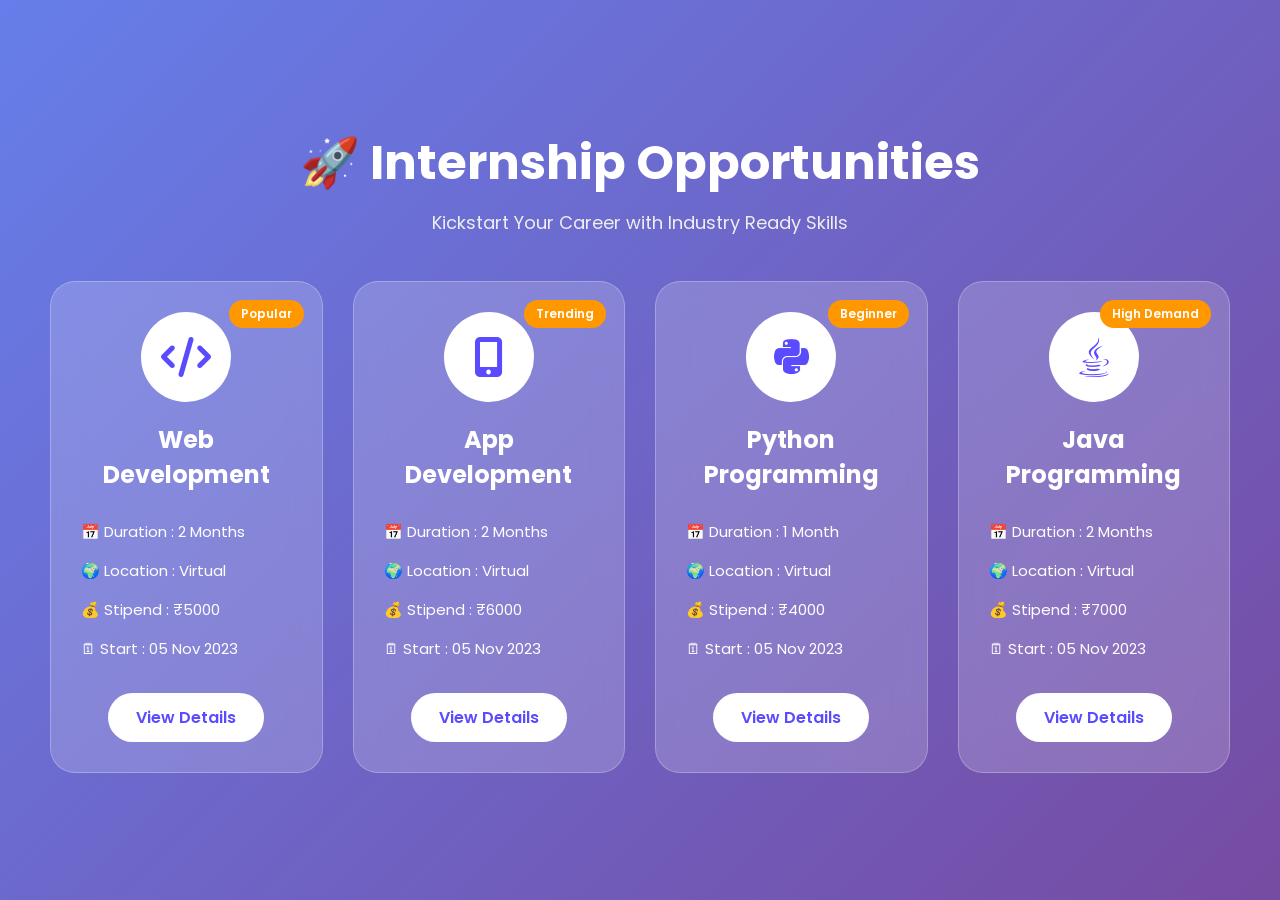
<file: assignment_3/index.html>
<!DOCTYPE html>
<html lang="en">
<head>
    <meta charset="UTF-8">
    <meta name="viewport" content="width=device-width, initial-scale=1.0">
    <title>Internship Programs</title>

    <link rel="stylesheet" href="style.css">

    <link rel="preconnect" href="https://fonts.googleapis.com">
    <link href="https://fonts.googleapis.com/css2?family=Poppins:wght@300;400;600;700&display=swap" rel="stylesheet">

    <link rel="stylesheet"
href="https://cdnjs.cloudflare.com/ajax/libs/font-awesome/6.6.0/css/all.min.css">
</head>
<body>

<section class="internships">

    <h1>🚀 Internship Opportunities</h1>
    <p class="subtitle">Kickstart Your Career with Industry Ready Skills</p>

    <div class="container">

        <div class="card">

            <span class="tag">Popular</span>

            <div class="icon">
                <i class="fa-solid fa-code"></i>
            </div>

            <h2>Web Development</h2>

            <ul>
                <li>📅 Duration : 2 Months</li>
                <li>🌍 Location : Virtual</li>
                <li>💰 Stipend : ₹5000</li>
                <li>🗓 Start : 05 Nov 2023</li>
            </ul>

            <a href="https://google.com" target="_blank">View Details</a>

        </div>

        <div class="card">

            <span class="tag">Trending</span>

            <div class="icon">
                <i class="fa-solid fa-mobile-screen-button"></i>
            </div>

            <h2>App Development</h2>

            <ul>
                <li>📅 Duration : 2 Months</li>
                <li>🌍 Location : Virtual</li>
                <li>💰 Stipend : ₹6000</li>
                <li>🗓 Start : 05 Nov 2023</li>
            </ul>

            <a href="https://google.com" target="_blank">View Details</a>

        </div>

        <div class="card">

            <span class="tag">Beginner</span>

            <div class="icon">
                <i class="fa-brands fa-python"></i>
            </div>

            <h2>Python Programming</h2>

            <ul>
                <li>📅 Duration : 1 Month</li>
                <li>🌍 Location : Virtual</li>
                <li>💰 Stipend : ₹4000</li>
                <li>🗓 Start : 05 Nov 2023</li>
            </ul>

            <a href="https://google.com" target="_blank">View Details</a>

        </div>

        <div class="card">

            <span class="tag">High Demand</span>

            <div class="icon">
                <i class="fa-brands fa-java"></i>
            </div>

            <h2>Java Programming</h2>

            <ul>
                <li>📅 Duration : 2 Months</li>
                <li>🌍 Location : Virtual</li>
                <li>💰 Stipend : ₹7000</li>
                <li>🗓 Start : 05 Nov 2023</li>
            </ul>

            <a href="https://google.com" target="_blank">View Details</a>

        </div>

    </div>

</section>

</body>
</html>
</file>
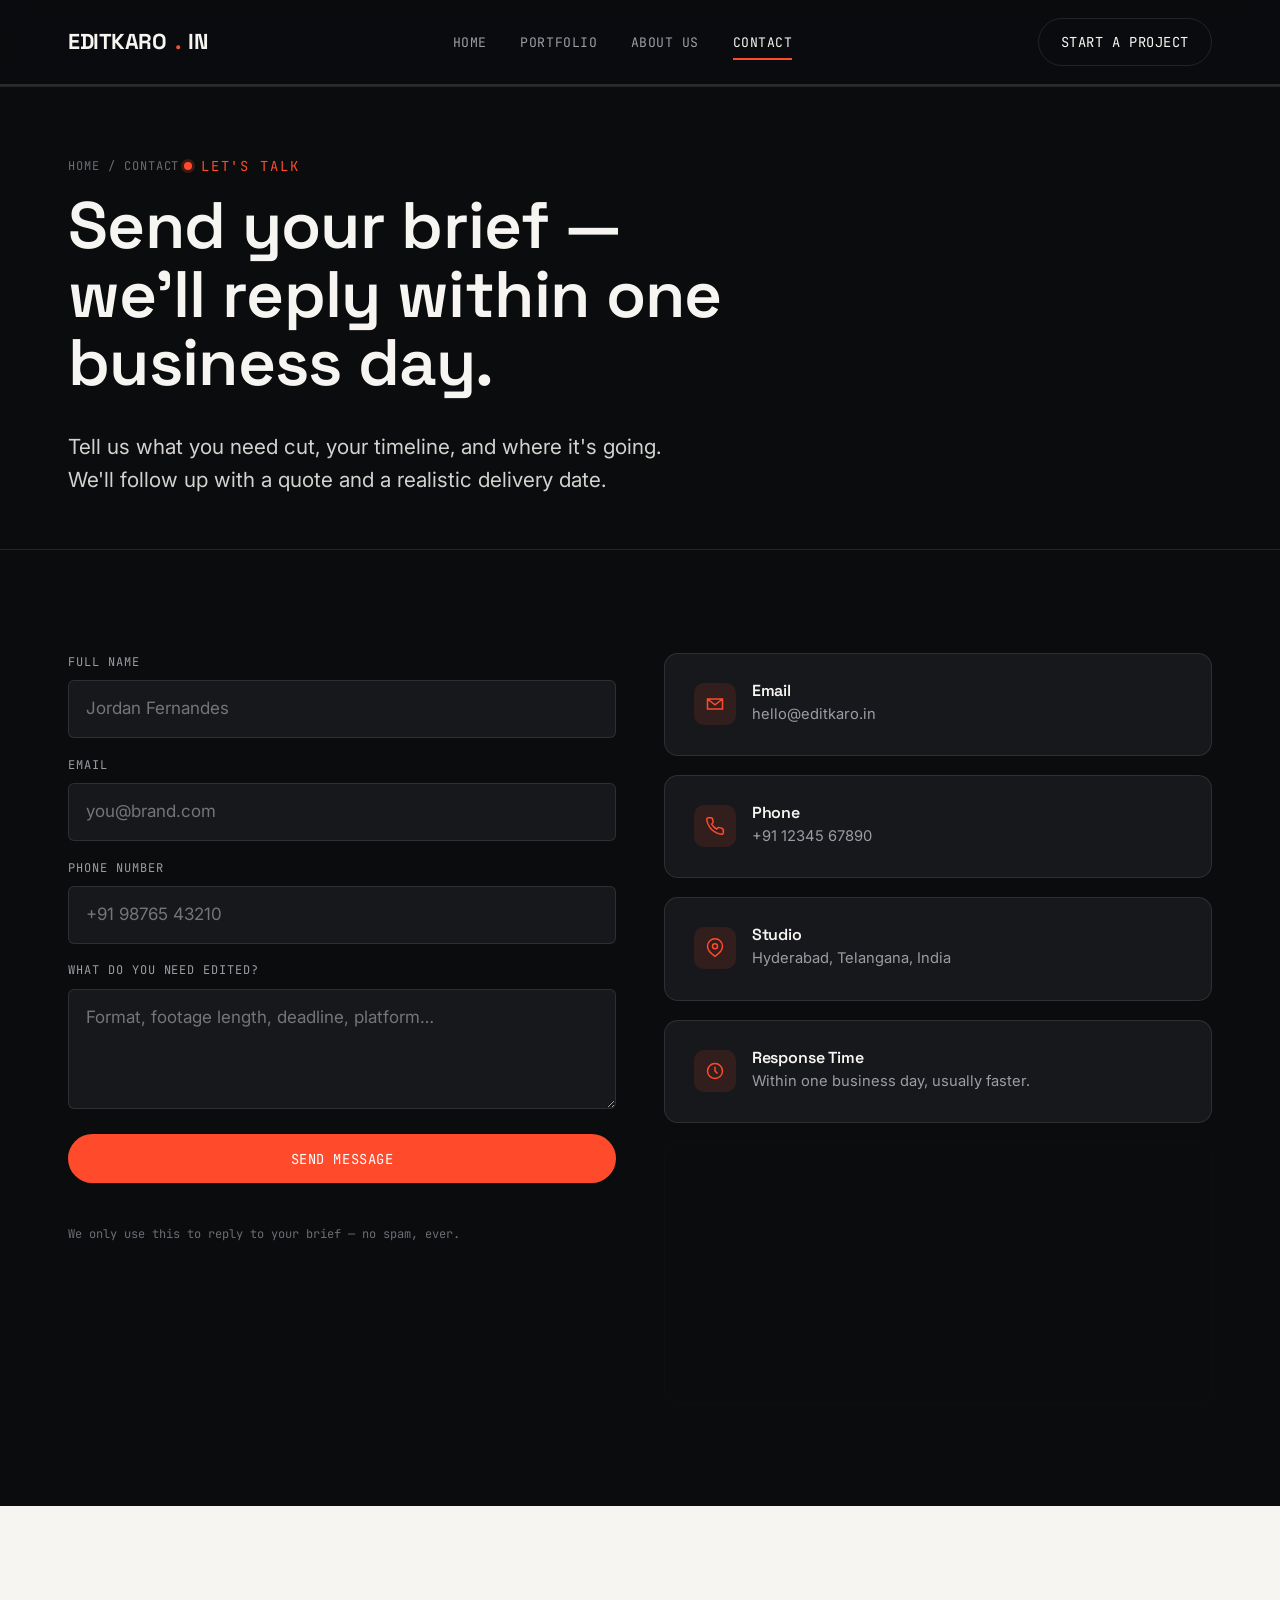
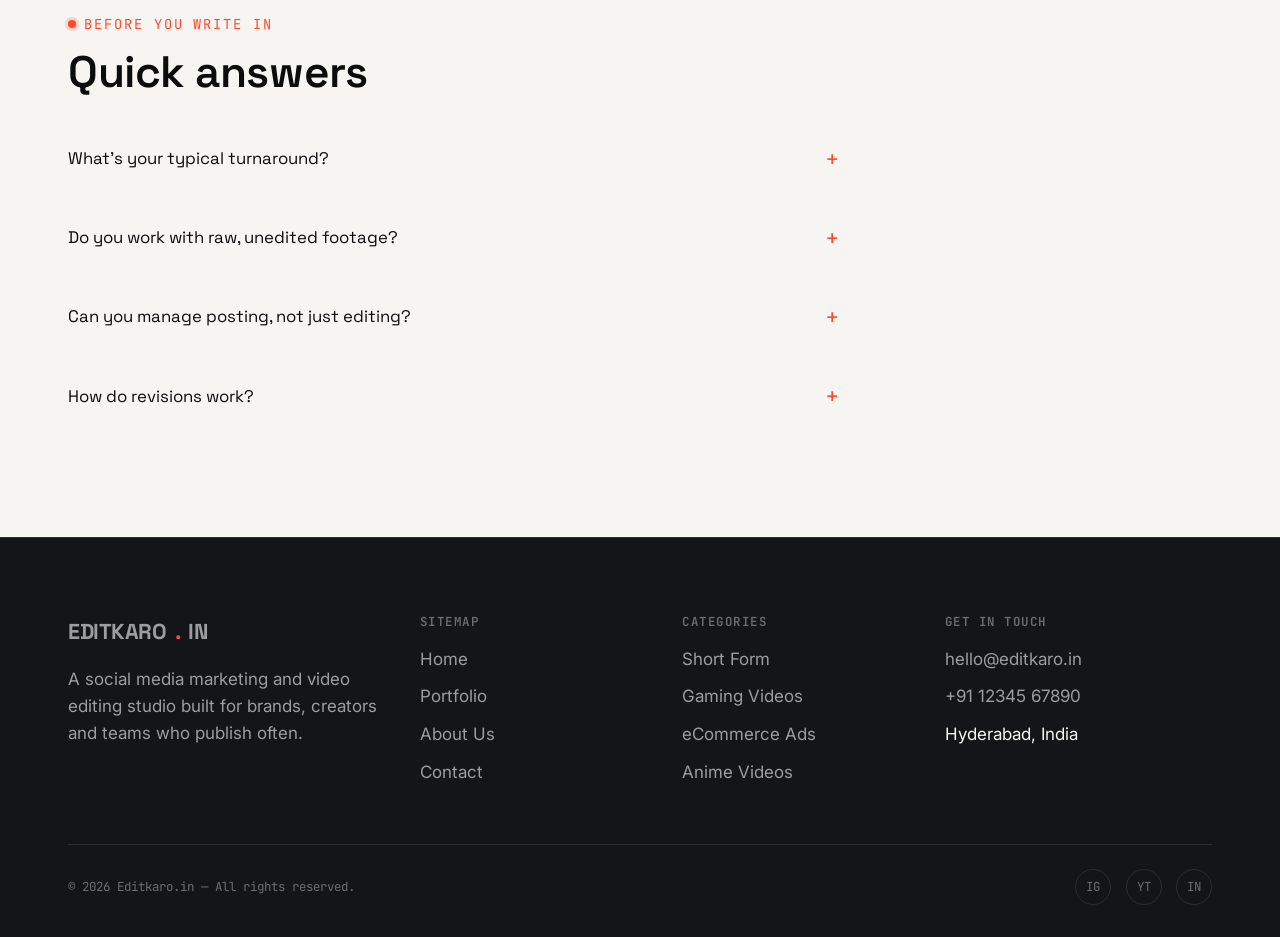
<file: voc_project-2/editkaro/contact.html>
<!DOCTYPE html>
<html lang="en">
<head>
<meta charset="UTF-8">
<meta name="viewport" content="width=device-width, initial-scale=1.0">
<title>Contact Us — Editkaro.in</title>
<meta name="description" content="Get in touch with Editkaro.in for video editing and social media marketing. Send your brief and we'll reply within one business day.">
<link rel="canonical" href="https://editkaro.in/contact.html">
<meta property="og:type" content="website">
<meta property="og:title" content="Contact Us — Editkaro.in">
<meta property="og:description" content="Start a project with Editkaro.in — video editing and social media marketing.">
<meta property="og:url" content="https://editkaro.in/contact.html">

<link rel="icon" href="assets/favicon.svg" type="image/svg+xml">
<link rel="preconnect" href="https://fonts.googleapis.com">
<link rel="preconnect" href="https://fonts.gstatic.com" crossorigin>
<link href="https://fonts.googleapis.com/css2?family=Space+Grotesk:wght@500;600;700&family=Inter:wght@400;500;600&family=JetBrains+Mono:wght@400;500&display=swap" rel="stylesheet">
<link rel="stylesheet" href="css/style.css">
<link rel="stylesheet" href="css/pages.css">
</head>
<body>
<a class="skip-link" href="#main">Skip to content</a>

<header class="site-header">
  <nav class="nav" aria-label="Primary">
    <a href="index.html" class="logo">EDITKARO<span class="dot">.</span>IN</a>
    <ul class="nav-links" id="nav-links">
      <li><a href="index.html">Home</a></li>
      <li><a href="portfolio.html">Portfolio</a></li>
      <li><a href="about.html">About Us</a></li>
      <li><a href="contact.html" aria-current="page">Contact</a></li>
    </ul>
    <div class="nav-cta">
      <a href="contact.html" class="btn btn-ghost">Start a Project</a>
      <button class="nav-toggle" aria-label="Toggle menu" aria-expanded="false" aria-controls="nav-links">
        <svg width="18" height="14" viewBox="0 0 18 14" fill="none"><path d="M0 1H18M0 7H18M0 13H18" stroke="currentColor" stroke-width="2"/></svg>
      </button>
    </div>
  </nav>
  <div class="scrub-line"></div>
</header>

<main id="main">
  <section class="page-hero">
    <div class="container">
      <span class="breadcrumb"><a href="index.html">Home</a> / Contact</span>
      <span class="eyebrow">Let's Talk</span>
      <h1>Send your brief — we'll reply within one business day.</h1>
      <p class="lede">Tell us what you need cut, your timeline, and where it's going. We'll follow up with a quote and a realistic delivery date.</p>
    </div>
  </section>

  <section class="section">
    <div class="container contact-grid">
      <div data-reveal>
        <form data-ek-form data-success-message="Thanks — your message is in. We'll reply within one business day." novalidate aria-label="Contact form">
          <input type="hidden" name="formType" value="contact">
          <input type="hidden" name="sourcePage" value="contact">
          <label class="honey" for="c-company">Company</label>
          <input class="honey" type="text" id="c-company" name="company" tabindex="-1" autocomplete="off">

          <div class="field">
            <label for="c-name">Full name</label>
            <input type="text" id="c-name" name="name" placeholder="Jordan Fernandes" required autocomplete="name">
          </div>
          <div class="field">
            <label for="c-email">Email</label>
            <input type="email" id="c-email" name="email" placeholder="you@brand.com" required autocomplete="email">
          </div>
          <div class="field">
            <label for="c-phone">Phone number</label>
            <input type="tel" id="c-phone" name="phone" placeholder="+91 98765 43210" required autocomplete="tel">
          </div>
          <div class="field">
            <label for="c-message">What do you need edited?</label>
            <textarea id="c-message" name="message" placeholder="Format, footage length, deadline, platform…" required></textarea>
          </div>
          <button type="submit" class="btn btn-primary btn-block">Send Message</button>
          <div class="form-status" role="status" aria-live="polite"></div>
          <p class="form-note">We only use this to reply to your brief — no spam, ever.</p>
        </form>
      </div>

      <div data-reveal>
        <div class="contact-info-card">
          <span class="ico" aria-hidden="true">
            <svg width="20" height="20" viewBox="0 0 24 24" fill="none" stroke="currentColor" stroke-width="1.8"><path d="M3 6l9 7 9-7M3 6h18v12H3V6z"/></svg>
          </span>
          <div><h4>Email</h4><p><a href="mailto:hello@editkaro.in">hello@editkaro.in</a></p></div>
        </div>
        <div class="contact-info-card">
          <span class="ico" aria-hidden="true">
            <svg width="20" height="20" viewBox="0 0 24 24" fill="none" stroke="currentColor" stroke-width="1.8"><path d="M22 16.9v3a2 2 0 0 1-2.2 2 19.8 19.8 0 0 1-8.6-3.1 19.5 19.5 0 0 1-6-6A19.8 19.8 0 0 1 2.1 4.2 2 2 0 0 1 4.1 2h3a2 2 0 0 1 2 1.7c.1.9.3 1.8.6 2.7a2 2 0 0 1-.5 2.1L8 9.7a16 16 0 0 0 6 6l1.2-1.2a2 2 0 0 1 2.1-.5c.9.3 1.8.5 2.7.6a2 2 0 0 1 1.7 2.3z"/></svg>
          </span>
          <div><h4>Phone</h4><p><a href="tel:+911234567890">+91 12345 67890</a></p></div>
        </div>
        <div class="contact-info-card">
          <span class="ico" aria-hidden="true">
            <svg width="20" height="20" viewBox="0 0 24 24" fill="none" stroke="currentColor" stroke-width="1.8"><path d="M21 10c0 6-9 12-9 12s-9-6-9-12a9 9 0 1 1 18 0z"/><circle cx="12" cy="10" r="3"/></svg>
          </span>
          <div><h4>Studio</h4><p>Hyderabad, Telangana, India</p></div>
        </div>
        <div class="contact-info-card">
          <span class="ico" aria-hidden="true">
            <svg width="20" height="20" viewBox="0 0 24 24" fill="none" stroke="currentColor" stroke-width="1.8"><circle cx="12" cy="12" r="9"/><path d="M12 7v5l3 3"/></svg>
          </span>
          <div><h4>Response Time</h4><p>Within one business day, usually faster.</p></div>
        </div>

        <div class="map-embed">
          <iframe
            title="Editkaro.in studio location"
            src="https://www.openstreetmap.org/export/embed.html?bbox=78.35%2C17.36%2C78.53%2C17.47&amp;layer=mapnik"
            loading="lazy"
            referrerpolicy="no-referrer-when-downgrade">
          </iframe>
        </div>
      </div>
    </div>
  </section>

  <section class="section section-paper">
    <div class="container">
      <span class="eyebrow">Before You Write In</span>
      <h2>Quick answers</h2>
      <div style="max-width:70ch;margin-top:1.5rem;">
        <details class="faq-item">
          <summary>What's your typical turnaround?</summary>
          <p>Short form edits usually turn around in 24–48 hours. Long form and documentary-style pieces run 3–7 days depending on length and revision rounds.</p>
        </details>
        <details class="faq-item">
          <summary>Do you work with raw, unedited footage?</summary>
          <p>Yes — most clients send raw footage or screen recordings directly. We handle syncing, selects, and organization as part of the edit.</p>
        </details>
        <details class="faq-item">
          <summary>Can you manage posting, not just editing?</summary>
          <p>Yes. Social strategy and scheduling can be bundled with editing, and paid ads management is available as a separate add-on.</p>
        </details>
        <details class="faq-item">
          <summary>How do revisions work?</summary>
          <p>You leave timestamped notes on the draft; two revision rounds are included in every project, with additional rounds billed hourly.</p>
        </details>
      </div>
    </div>
  </section>
</main>

<footer class="site-footer">
  <div class="container">
    <div class="footer-grid">
      <div>
        <a href="index.html" class="logo">EDITKARO<span class="dot">.</span>IN</a>
        <p style="margin-top:1rem;max-width:32ch;">A social media marketing and video editing studio built for brands, creators and teams who publish often.</p>
      </div>
      <div>
        <h4>Sitemap</h4>
        <ul>
          <li><a href="index.html">Home</a></li>
          <li><a href="portfolio.html">Portfolio</a></li>
          <li><a href="about.html">About Us</a></li>
          <li><a href="contact.html">Contact</a></li>
        </ul>
      </div>
      <div>
        <h4>Categories</h4>
        <ul>
          <li><a href="portfolio.html#short-form">Short Form</a></li>
          <li><a href="portfolio.html#gaming">Gaming Videos</a></li>
          <li><a href="portfolio.html#ecommerce">eCommerce Ads</a></li>
          <li><a href="portfolio.html#anime">Anime Videos</a></li>
        </ul>
      </div>
      <div>
        <h4>Get in touch</h4>
        <ul>
          <li><a href="mailto:hello@editkaro.in">hello@editkaro.in</a></li>
          <li><a href="tel:+911234567890">+91 12345 67890</a></li>
          <li>Hyderabad, India</li>
        </ul>
      </div>
    </div>
    <div class="footer-bottom">
      <span>© <span data-year></span> Editkaro.in — All rights reserved.</span>
      <div class="social-row">
        <a href="https://instagram.com" aria-label="Instagram" target="_blank" rel="noopener">IG</a>
        <a href="https://youtube.com" aria-label="YouTube" target="_blank" rel="noopener">YT</a>
        <a href="https://linkedin.com" aria-label="LinkedIn" target="_blank" rel="noopener">IN</a>
      </div>
    </div>
  </div>
</footer>

<script src="js/main.js" defer></script>
<script src="js/forms.js" defer></script>
</body>
</html>
</file>
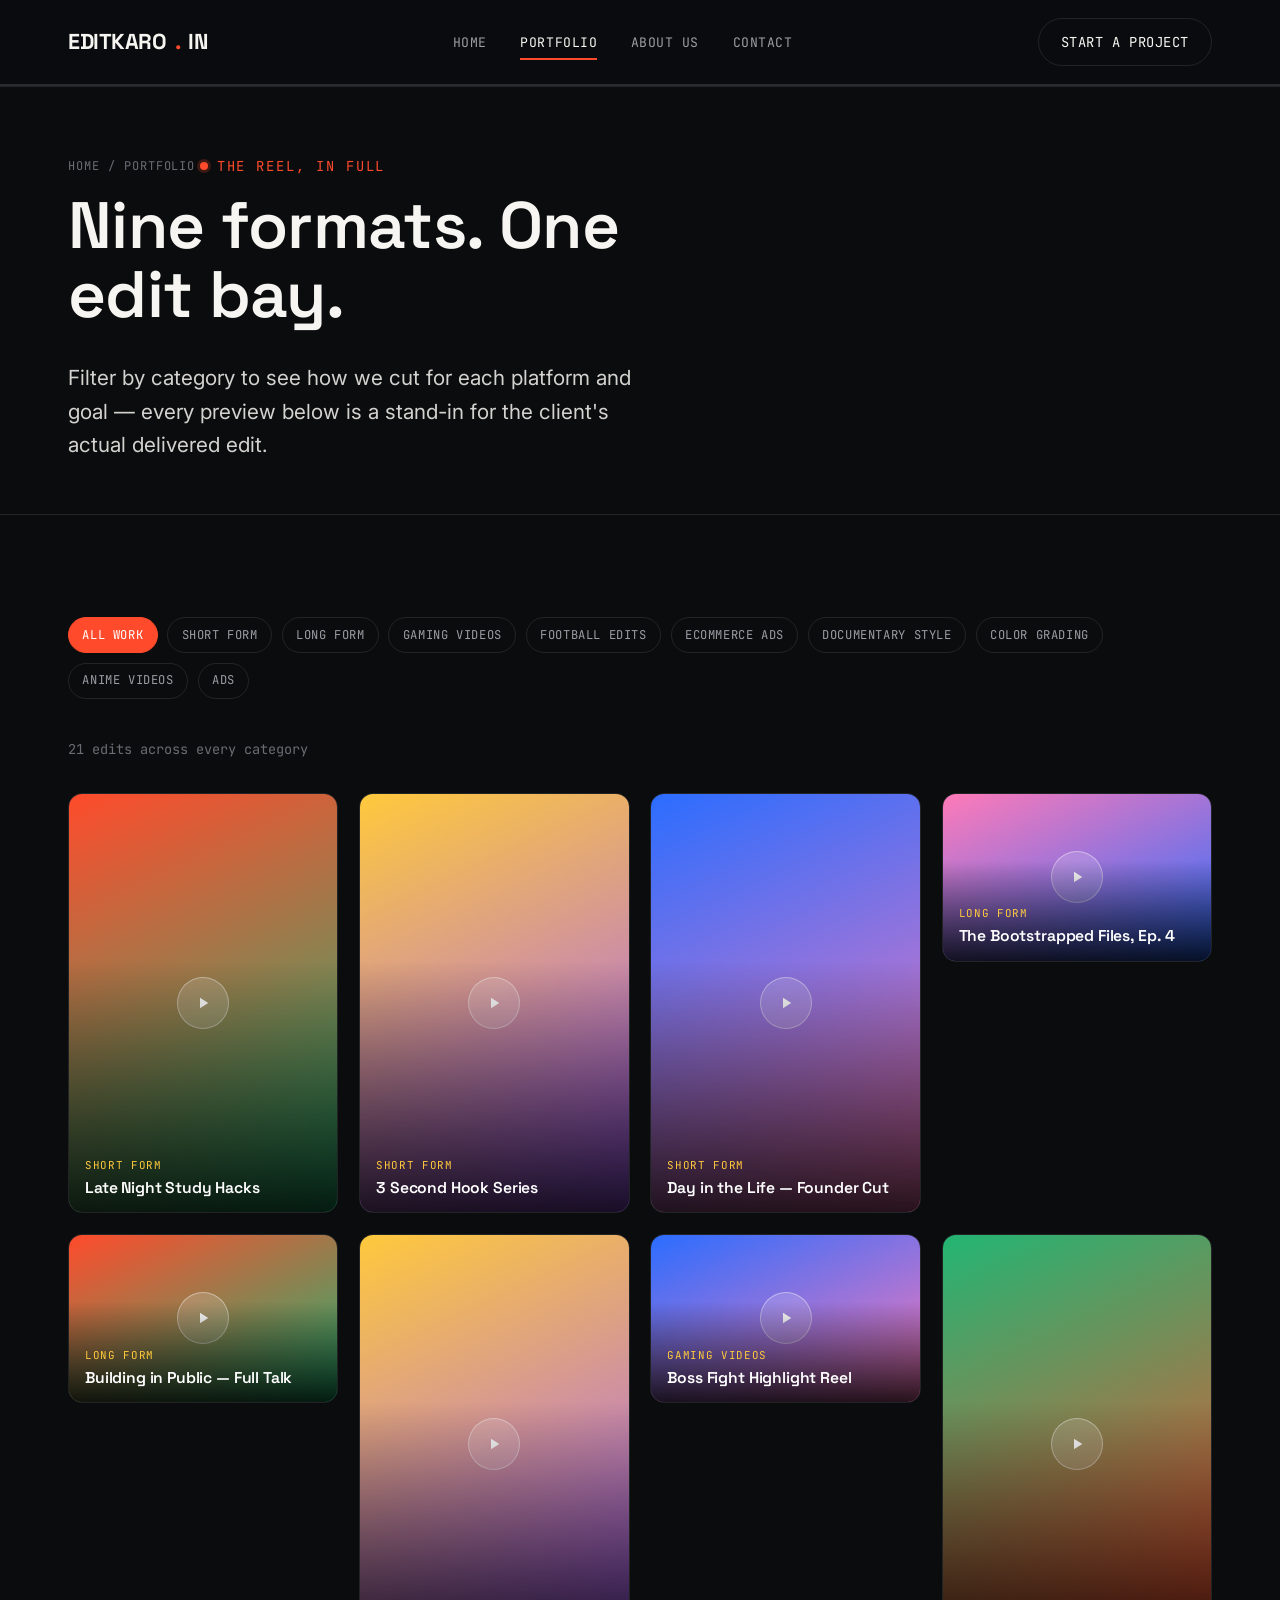
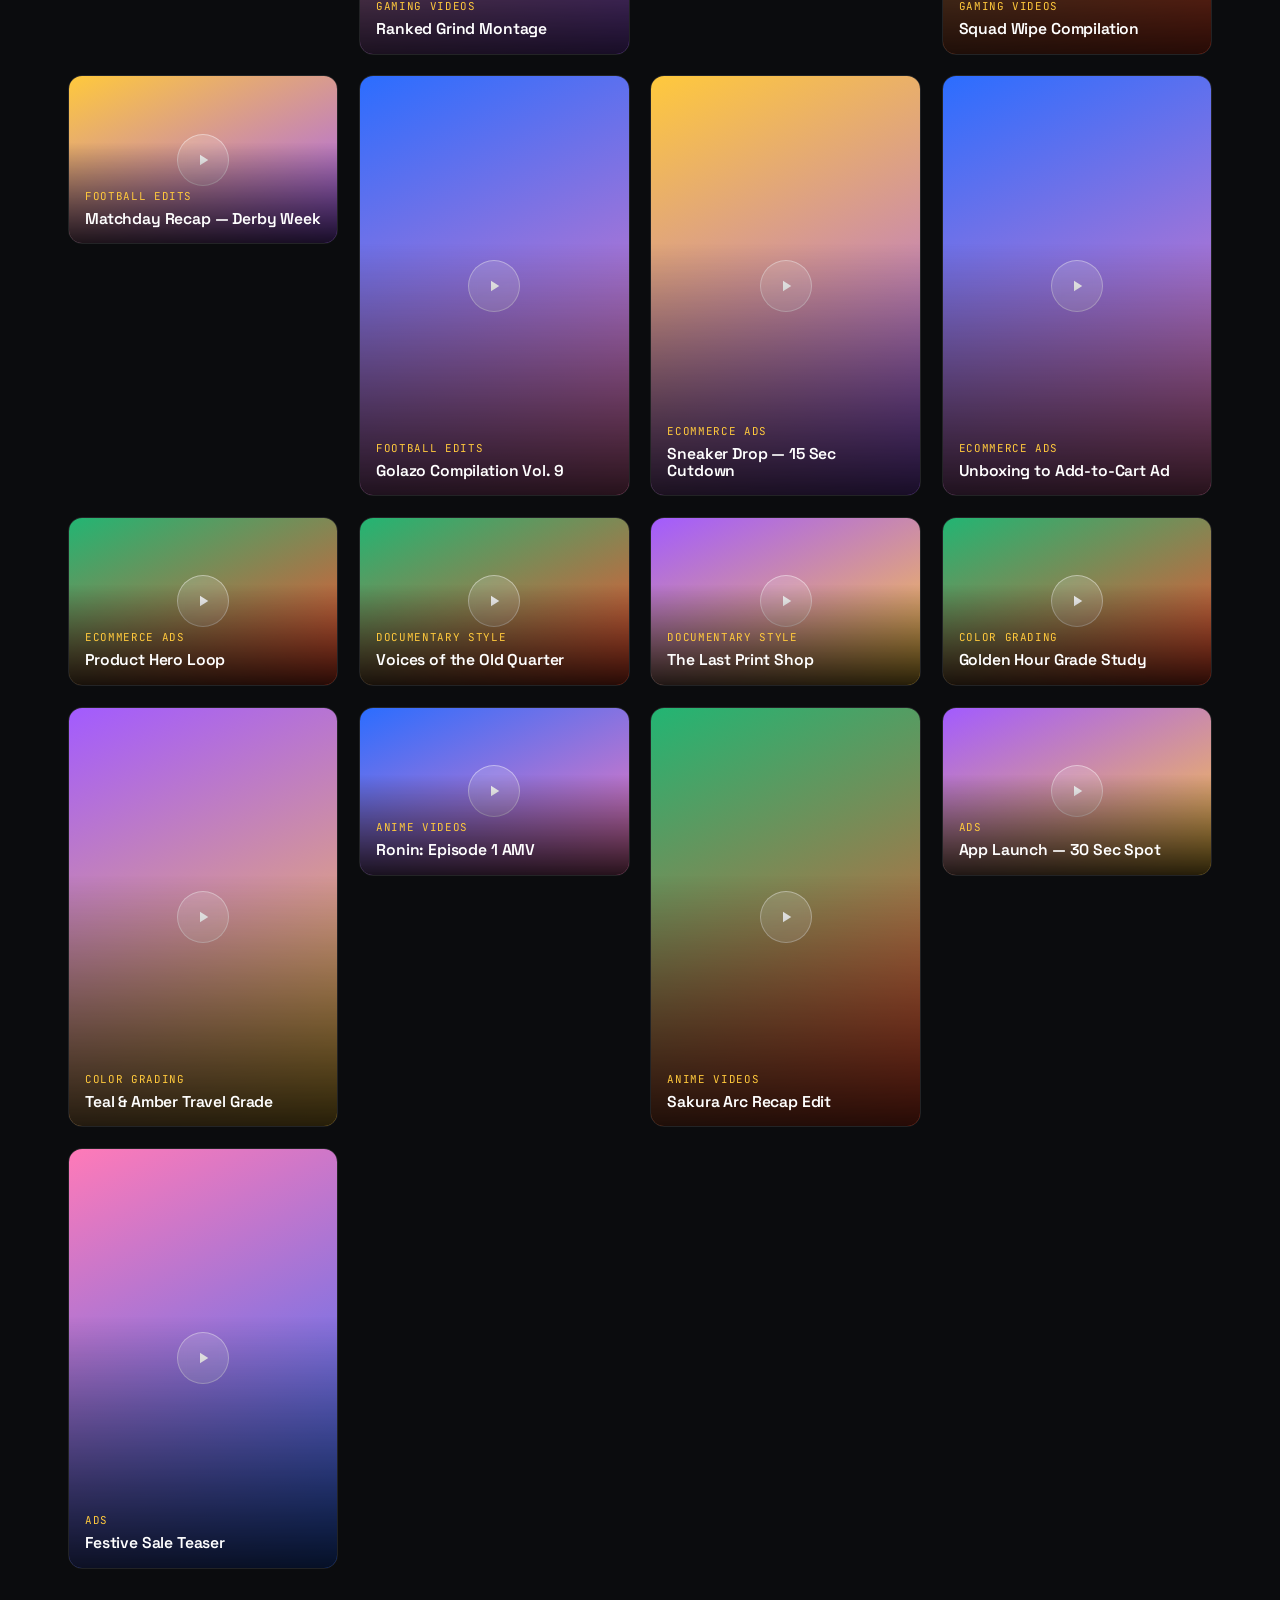
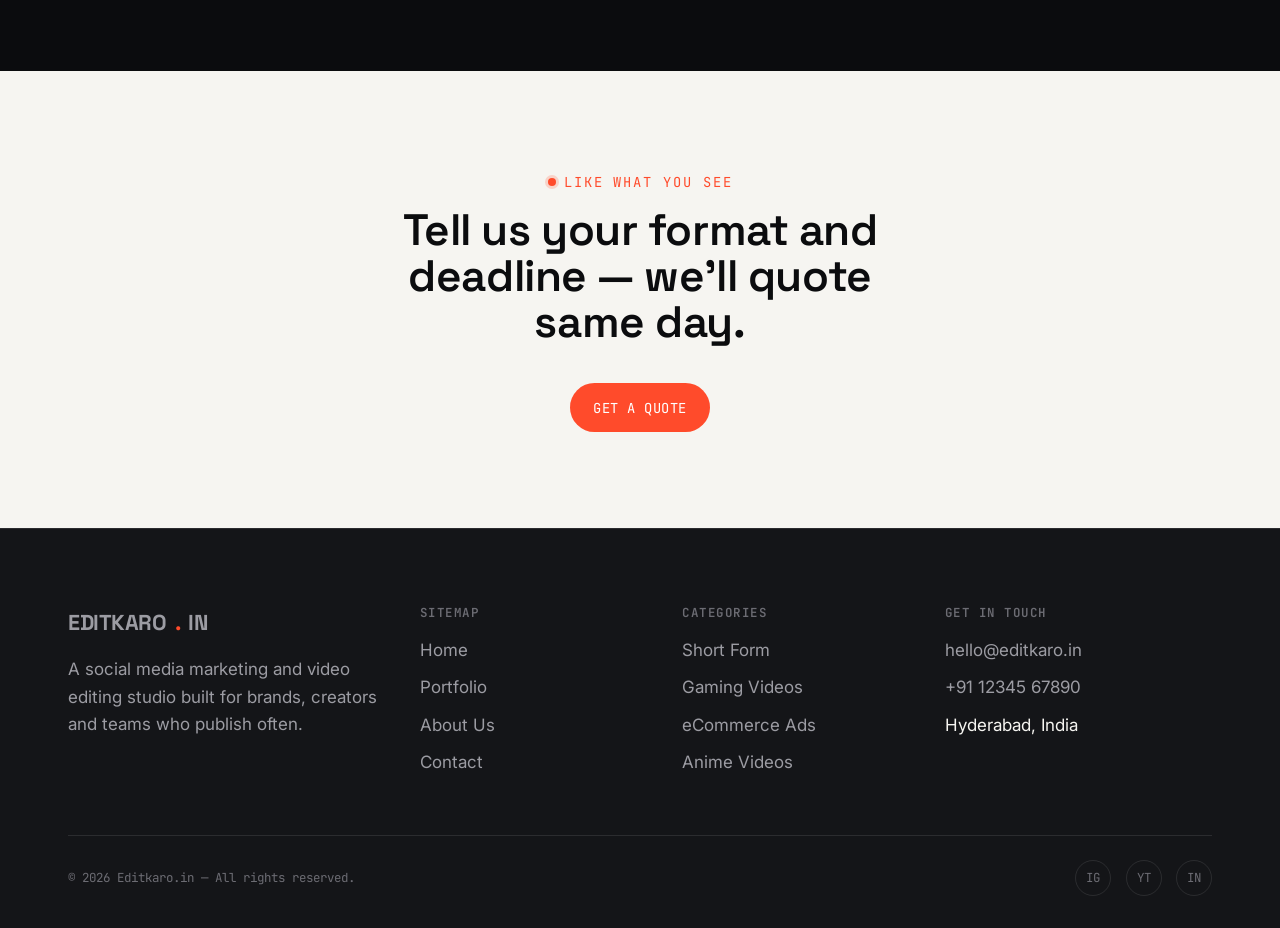
<file: voc_project-2/editkaro/portfolio.html>
<!DOCTYPE html>
<html lang="en">
<head>
<meta charset="UTF-8">
<meta name="viewport" content="width=device-width, initial-scale=1.0">
<title>Portfolio — Editkaro.in</title>
<meta name="description" content="Browse Editkaro.in's video editing portfolio by category: Short Form, Long Form, Gaming, Football Edits, eCommerce Ads, Documentary Style, Color Grading, Anime and Ads.">
<link rel="canonical" href="https://editkaro.in/portfolio.html">
<meta property="og:type" content="website">
<meta property="og:title" content="Portfolio — Editkaro.in">
<meta property="og:description" content="Short form, long form, gaming, football, eCommerce, documentary, color grading, anime and ad edits — filter by category and preview.">
<meta property="og:url" content="https://editkaro.in/portfolio.html">

<link rel="icon" href="assets/favicon.svg" type="image/svg+xml">
<link rel="preconnect" href="https://fonts.googleapis.com">
<link rel="preconnect" href="https://fonts.gstatic.com" crossorigin>
<link href="https://fonts.googleapis.com/css2?family=Space+Grotesk:wght@500;600;700&family=Inter:wght@400;500;600&family=JetBrains+Mono:wght@400;500&display=swap" rel="stylesheet">
<link rel="stylesheet" href="css/style.css">
<link rel="stylesheet" href="css/pages.css">
</head>
<body>
<a class="skip-link" href="#main">Skip to content</a>

<header class="site-header">
  <nav class="nav" aria-label="Primary">
    <a href="index.html" class="logo">EDITKARO<span class="dot">.</span>IN</a>
    <ul class="nav-links" id="nav-links">
      <li><a href="index.html">Home</a></li>
      <li><a href="portfolio.html" aria-current="page">Portfolio</a></li>
      <li><a href="about.html">About Us</a></li>
      <li><a href="contact.html">Contact</a></li>
    </ul>
    <div class="nav-cta">
      <a href="contact.html" class="btn btn-ghost">Start a Project</a>
      <button class="nav-toggle" aria-label="Toggle menu" aria-expanded="false" aria-controls="nav-links">
        <svg width="18" height="14" viewBox="0 0 18 14" fill="none"><path d="M0 1H18M0 7H18M0 13H18" stroke="currentColor" stroke-width="2"/></svg>
      </button>
    </div>
  </nav>
  <div class="scrub-line"></div>
</header>

<main id="main">
  <section class="page-hero">
    <div class="container">
      <span class="breadcrumb"><a href="index.html">Home</a> / Portfolio</span>
      <span class="eyebrow">The Reel, In Full</span>
      <h1>Nine formats. One edit bay.</h1>
      <p class="lede">Filter by category to see how we cut for each platform and goal — every preview below is a stand-in for the client's actual delivered edit.</p>
    </div>
  </section>

  <section class="section">
    <div class="container">
      <div class="filter-bar" data-filter-bar role="group" aria-label="Filter portfolio by category"></div>
      <p class="reel-count" data-reel-count></p>
      <div class="reel-grid" data-reel-grid></div>
    </div>
  </section>

  <section class="cta-banner section-paper">
    <div class="container">
      <span class="eyebrow" style="justify-content:center;">Like What You See</span>
      <h2>Tell us your format and deadline — we'll quote same day.</h2>
      <a href="contact.html" class="btn btn-primary">Get a Quote</a>
    </div>
  </section>
</main>

<!-- Video preview modal -->
<div class="modal-backdrop" data-modal>
  <div class="modal" role="dialog" aria-modal="true" aria-labelledby="modal-title">
    <button class="modal-close" aria-label="Close preview">✕</button>
    <div class="modal-video"></div>
    <span class="cat-tag" data-modal-cat></span>
    <h3 id="modal-title" data-modal-title style="margin:0.3rem 0 0.2rem;"></h3>
    <p data-modal-client style="margin:0;"></p>
  </div>
</div>

<footer class="site-footer">
  <div class="container">
    <div class="footer-grid">
      <div>
        <a href="index.html" class="logo">EDITKARO<span class="dot">.</span>IN</a>
        <p style="margin-top:1rem;max-width:32ch;">A social media marketing and video editing studio built for brands, creators and teams who publish often.</p>
      </div>
      <div>
        <h4>Sitemap</h4>
        <ul>
          <li><a href="index.html">Home</a></li>
          <li><a href="portfolio.html">Portfolio</a></li>
          <li><a href="about.html">About Us</a></li>
          <li><a href="contact.html">Contact</a></li>
        </ul>
      </div>
      <div>
        <h4>Categories</h4>
        <ul>
          <li><a href="portfolio.html#short-form">Short Form</a></li>
          <li><a href="portfolio.html#gaming">Gaming Videos</a></li>
          <li><a href="portfolio.html#ecommerce">eCommerce Ads</a></li>
          <li><a href="portfolio.html#anime">Anime Videos</a></li>
        </ul>
      </div>
      <div>
        <h4>Get in touch</h4>
        <ul>
          <li><a href="mailto:hello@editkaro.in">hello@editkaro.in</a></li>
          <li><a href="tel:+911234567890">+91 12345 67890</a></li>
          <li>Hyderabad, India</li>
        </ul>
      </div>
    </div>
    <div class="footer-bottom">
      <span>© <span data-year></span> Editkaro.in — All rights reserved.</span>
      <div class="social-row">
        <a href="https://instagram.com" aria-label="Instagram" target="_blank" rel="noopener">IG</a>
        <a href="https://youtube.com" aria-label="YouTube" target="_blank" rel="noopener">YT</a>
        <a href="https://linkedin.com" aria-label="LinkedIn" target="_blank" rel="noopener">IN</a>
      </div>
    </div>
  </div>
</footer>

<script src="js/data.js" defer></script>
<script src="js/main.js" defer></script>
<script src="js/portfolio.js" defer></script>
</body>
</html>
</file>
<file: assignment_3/style.css>
*{
    margin:0;
    padding:0;
    box-sizing:border-box;
    font-family:'Poppins',sans-serif;
}

body{

    background:linear-gradient(135deg,#667eea,#764ba2);
    min-height:100vh;

    display:flex;
    justify-content:center;
    align-items:center;

    padding:50px;
}

.internships{

    width:100%;
    max-width:1200px;

    text-align:center;
}

.internships h1{

    color:white;
    font-size:48px;
    margin-bottom:10px;
}

.subtitle{

    color:#eee;
    margin-bottom:45px;
    font-size:18px;
}

.container{

    display:grid;
    grid-template-columns:repeat(auto-fit,minmax(260px,1fr));
    gap:30px;
}

.card{

    background:rgba(255,255,255,.18);

    backdrop-filter:blur(15px);

    border:1px solid rgba(255,255,255,.25);

    border-radius:25px;

    padding:30px;

    position:relative;

    transition:.4s;

    overflow:hidden;
}

.card:hover{

    transform:translateY(-15px) scale(1.03);

    box-shadow:0 20px 40px rgba(0,0,0,.3);
}

.tag{

    position:absolute;

    top:18px;
    right:18px;

    background:#ff9800;

    color:white;

    padding:5px 12px;

    border-radius:20px;

    font-size:12px;

    font-weight:600;
}

.icon{

    width:90px;
    height:90px;

    margin:auto;

    border-radius:50%;

    background:white;

    display:flex;
    justify-content:center;
    align-items:center;

    font-size:40px;

    color:#5a4bff;

    margin-bottom:20px;

    transition:.4s;
}

.card:hover .icon{

    transform:rotate(360deg);
}

.card h2{

    color:white;

    margin-bottom:20px;
}

.card ul{

    list-style:none;

    text-align:left;

    margin-bottom:25px;
}

.card ul li{

    color:white;

    padding:8px 0;

    font-size:15px;
}

.card a{

    display:inline-block;

    text-decoration:none;

    background:white;

    color:#5a4bff;

    padding:12px 28px;

    border-radius:40px;

    font-weight:600;

    transition:.4s;
}

.card a:hover{

    background:#ff9800;

    color:white;

    transform:scale(1.08);
}

@media(max-width:768px){

    .internships h1{

        font-size:35px;
    }

    .subtitle{

        font-size:15px;
    }
}
</file>
<file: voc_project-2/editkaro/css/style.css>
/* ==========================================================================
   EDITKARO.IN — Design tokens & base styles
   Signature concept: the editor's timeline. A clip-strip / scrubber motif
   ties the nav, hero and dividers together — literal to what the studio
   actually does: cutting timelines into content that keeps people watching.
   ========================================================================== */

:root {
  /* Color */
  --ink: #0b0c0e;
  --ink-2: #141518;
  --surface: #17181c;
  --paper: #f6f5f1;
  --paper-dim: #e9e7e0;
  --signal: #ff4b2b;      /* cut / record accent */
  --signal-dim: #c93b21;
  --cue: #ffc93c;         /* timeline marker accent */
  --line: #2a2b2f;
  --line-soft: rgba(246, 245, 241, 0.1);
  --mute: #9c9ca3;
  --mute-2: #6c6c73;
  --white: #ffffff;

  /* Type */
  --font-display: "Space Grotesk", "Arial Narrow", sans-serif;
  --font-body: "Inter", -apple-system, BlinkMacSystemFont, sans-serif;
  --font-mono: "JetBrains Mono", "SFMono-Regular", Consolas, monospace;

  /* Scale */
  --step--1: clamp(0.8rem, 0.78rem + 0.1vw, 0.875rem);
  --step-0: clamp(1rem, 0.96rem + 0.2vw, 1.0625rem);
  --step-1: clamp(1.15rem, 1.08rem + 0.35vw, 1.3rem);
  --step-2: clamp(1.4rem, 1.28rem + 0.6vw, 1.75rem);
  --step-3: clamp(1.9rem, 1.6rem + 1.5vw, 2.75rem);
  --step-4: clamp(2.6rem, 2.1rem + 2.5vw, 4.25rem);
  --step-5: clamp(3.4rem, 2.6rem + 4vw, 6rem);

  /* Layout */
  --maxw: 1240px;
  --gutter: clamp(1.25rem, 4vw, 3rem);
  --radius-s: 6px;
  --radius-m: 14px;
  --radius-l: 28px;
  --ease: cubic-bezier(0.16, 1, 0.3, 1);
}

* { box-sizing: border-box; }
html { scroll-behavior: smooth; }
@media (prefers-reduced-motion: reduce) {
  html { scroll-behavior: auto; }
  *, *::before, *::after { animation-duration: 0.001ms !important; animation-iteration-count: 1 !important; transition-duration: 0.001ms !important; }
}

body {
  margin: 0;
  background: var(--ink);
  color: var(--paper);
  font-family: var(--font-body);
  font-size: var(--step-0);
  line-height: 1.6;
  -webkit-font-smoothing: antialiased;
}

img { max-width: 100%; display: block; }
a { color: inherit; text-decoration: none; }
ul { margin: 0; padding: 0; list-style: none; }
button { font: inherit; cursor: pointer; }
input, textarea, select { font: inherit; }

h1, h2, h3, h4 {
  font-family: var(--font-display);
  font-weight: 600;
  line-height: 1.05;
  letter-spacing: -0.01em;
  margin: 0 0 0.5em;
}
h1 { font-size: var(--step-5); }
h2 { font-size: var(--step-3); }
h3 { font-size: var(--step-2); }
p { margin: 0 0 1em; color: var(--mute); }

.container {
  max-width: var(--maxw);
  margin-inline: auto;
  padding-inline: var(--gutter);
}

.eyebrow {
  font-family: var(--font-mono);
  font-size: var(--step--1);
  letter-spacing: 0.14em;
  text-transform: uppercase;
  color: var(--signal);
  display: inline-flex;
  align-items: center;
  gap: 0.6em;
  margin-bottom: 1em;
}
.eyebrow::before {
  content: "";
  width: 8px; height: 8px;
  border-radius: 50%;
  background: var(--signal);
  box-shadow: 0 0 0 3px rgba(255, 75, 43, 0.2);
}

.section { padding: clamp(3.5rem, 8vw, 7rem) 0; }
.section-tight { padding: clamp(2.5rem, 5vw, 4rem) 0; }
.section-paper { background: var(--paper); color: var(--ink); }
.section-paper p { color: #55545e; }
.section-paper h2, .section-paper h3 { color: var(--ink); }

.lede { font-size: var(--step-1); color: var(--paper); opacity: 0.85; max-width: 46ch; }
.section-paper .lede { color: #3c3b45; }

/* ---------- Buttons ---------- */
.btn {
  display: inline-flex;
  align-items: center;
  gap: 0.6em;
  padding: 0.9em 1.6em;
  border-radius: 999px;
  font-family: var(--font-mono);
  font-size: var(--step--1);
  letter-spacing: 0.04em;
  text-transform: uppercase;
  border: 1px solid transparent;
  transition: transform 0.35s var(--ease), background 0.25s ease, color 0.25s ease, border-color .25s ease;
  white-space: nowrap;
}
.btn:hover { transform: translateY(-2px); }
.btn:focus-visible { outline: 2px solid var(--cue); outline-offset: 3px; }

.btn-primary { background: var(--signal); color: var(--white); }
.btn-primary:hover { background: #ff5f42; }

.btn-ghost { background: transparent; color: var(--paper); border-color: var(--line-soft); }
.btn-ghost:hover { border-color: var(--paper); }

.btn-dark { background: var(--ink); color: var(--paper); }
.btn-dark:hover { background: #000; }

.btn-block { width: 100%; justify-content: center; }

/* ---------- Header / nav ---------- */
.site-header {
  position: sticky; top: 0; z-index: 100;
  background: rgba(11, 12, 14, 0.86);
  backdrop-filter: blur(10px);
  border-bottom: 1px solid var(--line-soft);
}
.nav {
  max-width: var(--maxw);
  margin-inline: auto;
  padding: 1.1rem var(--gutter);
  display: flex; align-items: center; justify-content: space-between;
  gap: 1.5rem;
}
.logo {
  font-family: var(--font-display);
  font-weight: 700;
  font-size: 1.35rem;
  letter-spacing: -0.02em;
  display: flex; align-items: center; gap: 0.5rem;
}
.logo .dot { color: var(--signal); }
.nav-links {
  display: flex; align-items: center; gap: 2.1rem;
  font-family: var(--font-mono);
  font-size: 0.82rem;
  letter-spacing: 0.04em;
  text-transform: uppercase;
}
.nav-links a { position: relative; padding: 0.3em 0; color: var(--mute); transition: color 0.2s; }
.nav-links a:hover, .nav-links a[aria-current="page"] { color: var(--paper); }
.nav-links a[aria-current="page"]::after {
  content: ""; position: absolute; left: 0; right: 0; bottom: -6px; height: 2px; background: var(--signal);
}
.nav-cta { display: flex; align-items: center; gap: 1rem; }
.nav-toggle {
  display: none; background: none; border: 1px solid var(--line-soft); border-radius: 8px;
  width: 42px; height: 38px; color: var(--paper); align-items: center; justify-content: center;
}

/* timeline scrub-line under header, fills with scroll */
.scrub-line { height: 2px; background: var(--line); position: relative; overflow: hidden; }
.scrub-line::after {
  content: ""; position: absolute; inset: 0; width: var(--scroll, 0%);
  background: linear-gradient(90deg, var(--signal), var(--cue));
}

/* ---------- Footer ---------- */
.site-footer { background: var(--ink-2); border-top: 1px solid var(--line-soft); padding: clamp(3rem, 6vw, 5rem) 0 2rem; }
.footer-grid {
  display: grid; grid-template-columns: 1.4fr 1fr 1fr 1.2fr; gap: 2.5rem;
  padding-bottom: 3rem; border-bottom: 1px solid var(--line-soft);
}
.footer-grid h4 { font-family: var(--font-mono); font-size: 0.78rem; letter-spacing: 0.12em; text-transform: uppercase; color: var(--mute-2); margin-bottom: 1.1rem; }
.footer-grid li { margin-bottom: 0.65rem; }
.footer-grid a { color: var(--mute); transition: color .2s; }
.footer-grid a:hover { color: var(--paper); }
.footer-bottom { display: flex; justify-content: space-between; align-items: center; padding-top: 1.5rem; font-family: var(--font-mono); font-size: 0.78rem; color: var(--mute-2); flex-wrap: wrap; gap: 1rem; }
.social-row { display: flex; gap: 0.9rem; }
.social-row a { width: 36px; height: 36px; border: 1px solid var(--line-soft); border-radius: 50%; display: flex; align-items: center; justify-content: center; }
.social-row a:hover { border-color: var(--signal); color: var(--signal); }

/* ---------- Forms ---------- */
.field { margin-bottom: 1.1rem; }
.field label { display: block; font-family: var(--font-mono); font-size: 0.75rem; letter-spacing: 0.08em; text-transform: uppercase; color: var(--mute); margin-bottom: 0.5rem; }
.field input, .field textarea {
  width: 100%; background: var(--surface); border: 1px solid var(--line-soft); color: var(--paper);
  border-radius: var(--radius-s); padding: 0.85em 1em; transition: border-color 0.2s;
}
.section-paper .field input, .section-paper .field textarea { background: #fff; border-color: #ddd9cf; color: var(--ink); }
.field input:focus, .field textarea:focus { outline: none; border-color: var(--signal); }
.field textarea { resize: vertical; min-height: 120px; }
.form-note { font-family: var(--font-mono); font-size: 0.75rem; color: var(--mute-2); margin-top: 0.75rem; }
.form-status { font-family: var(--font-mono); font-size: 0.8rem; margin-top: 0.9rem; min-height: 1.2em; }
.form-status[data-state="ok"] { color: #59d18a; }
.form-status[data-state="err"] { color: var(--signal); }
.honey { position: absolute; left: -9999px; opacity: 0; }

/* ---------- Cards ---------- */
.card {
  background: var(--surface); border: 1px solid var(--line-soft); border-radius: var(--radius-m);
  padding: 1.9rem; transition: border-color .25s ease, transform .35s var(--ease);
}
.card:hover { border-color: rgba(255,75,43,0.4); transform: translateY(-4px); }

/* ---------- Utility grids ---------- */
.grid-3 { display: grid; grid-template-columns: repeat(3, 1fr); gap: 1.5rem; }
.grid-4 { display: grid; grid-template-columns: repeat(4, 1fr); gap: 1.5rem; }
.grid-2 { display: grid; grid-template-columns: repeat(2, 1fr); gap: 1.5rem; }

/* ---------- Timecode strip (signature element) ---------- */
.strip { display: flex; height: 54px; border-radius: 10px; overflow: hidden; border: 1px solid var(--line-soft); }
.strip span { flex: 1; }

.skip-link {
  position: absolute; left: -9999px; top: 0; background: var(--signal); color: #fff;
  padding: 0.8em 1.2em; z-index: 999; border-radius: 0 0 8px 0;
}
.skip-link:focus { left: 0; }

/* ---------- Responsive ---------- */
@media (max-width: 980px) {
  .grid-4 { grid-template-columns: repeat(2, 1fr); }
  .grid-3 { grid-template-columns: repeat(2, 1fr); }
  .footer-grid { grid-template-columns: 1fr 1fr; }
}
@media (max-width: 760px) {
  .nav-links { position: fixed; inset: 64px 0 0 0; background: var(--ink); flex-direction: column; justify-content: flex-start; padding: 2.5rem var(--gutter); gap: 1.75rem; font-size: 1rem; transform: translateX(100%); transition: transform .35s var(--ease); }
  .nav-links.open { transform: translateX(0); }
  .nav-toggle { display: flex; }
  .nav-cta .btn-ghost { display: none; }
  .grid-4, .grid-3, .grid-2 { grid-template-columns: 1fr; }
  .footer-grid { grid-template-columns: 1fr; gap: 2rem; }
  .footer-bottom { flex-direction: column; align-items: flex-start; }
}
</file>
<file: voc_project-2/editkaro/css/pages.css>
/* ==========================================================================
   Page-specific styles
   ========================================================================== */

/* ---------- Hero ---------- */
.hero { padding: clamp(3rem, 8vw, 6rem) 0 clamp(2rem, 5vw, 3rem); position: relative; }
.hero-grid { display: grid; grid-template-columns: 1.1fr 0.9fr; gap: 3rem; align-items: center; }
.hero h1 { max-width: 12ch; }
.hero h1 .accent { color: var(--signal); }
.hero-actions { display: flex; gap: 1rem; margin-top: 2rem; flex-wrap: wrap; }

/* clip-strip: literal timeline of colored clips with a moving playhead */
.clipstrip { position: relative; height: 180px; border-radius: var(--radius-m); overflow: hidden; border: 1px solid var(--line-soft); background: var(--surface); }
.clipstrip .clip { position: absolute; top: 0; bottom: 0; opacity: 0.9; }
.clipstrip .playhead { position: absolute; top: 0; bottom: 0; width: 2px; background: var(--paper); box-shadow: 0 0 12px 2px rgba(255,255,255,0.6); animation: scrub 7s linear infinite; }
.clipstrip .timecode { position: absolute; bottom: 10px; left: 14px; font-family: var(--font-mono); font-size: 0.75rem; color: var(--paper); background: rgba(0,0,0,0.4); padding: 0.25em 0.6em; border-radius: 4px; }
@keyframes scrub { 0% { left: 0%; } 100% { left: 100%; } }

.hero-stats { display: flex; gap: 2.2rem; margin-top: 2.75rem; flex-wrap: wrap; }
.hero-stats .stat b { display: block; font-family: var(--font-display); font-size: var(--step-2); color: var(--paper); }
.hero-stats .stat span { font-family: var(--font-mono); font-size: 0.72rem; letter-spacing: 0.08em; text-transform: uppercase; color: var(--mute-2); }

/* ---------- Marquee ---------- */
.marquee { overflow: hidden; border-top: 1px solid var(--line-soft); border-bottom: 1px solid var(--line-soft); padding: 1.1rem 0; background: var(--ink-2); }
.marquee-track { display: flex; gap: 3rem; width: max-content; animation: scroll-x 28s linear infinite; }
.marquee span { font-family: var(--font-mono); font-size: 0.85rem; letter-spacing: 0.08em; text-transform: uppercase; color: var(--mute-2); white-space: nowrap; }
.marquee span em { color: var(--signal); font-style: normal; }
@keyframes scroll-x { from { transform: translateX(0); } to { transform: translateX(-50%); } }

/* ---------- Services ---------- */
.service-card .num { font-family: var(--font-mono); color: var(--mute-2); font-size: 0.8rem; margin-bottom: 1rem; display: block; }
.service-card h3 { font-size: var(--step-1); margin-bottom: 0.5rem; }
.service-card p { margin-bottom: 0; font-size: 0.92rem; }

/* ---------- Process ---------- */
.process-row { display: grid; grid-template-columns: repeat(4, 1fr); gap: 1.5rem; counter-reset: step; }
.process-step { position: relative; padding-top: 2.2rem; border-top: 2px solid var(--line-soft); }
.process-step .step-code { font-family: var(--font-mono); font-size: 0.78rem; color: var(--signal); display: block; margin-bottom: 0.75rem; }

/* ---------- Testimonials ---------- */
.testimonial-track { display: grid; grid-template-columns: repeat(3, 1fr); gap: 1.5rem; }
.testimonial { background: var(--surface); border: 1px solid var(--line-soft); border-radius: var(--radius-m); padding: 2rem; }
.testimonial p.quote { color: var(--paper); font-size: 1.02rem; opacity: 0.92; }
.t-person { display: flex; align-items: center; gap: 0.8rem; margin-top: 1.2rem; }
.t-person img { width: 42px; height: 42px; border-radius: 50%; object-fit: cover; }
.t-person b { display: block; font-size: 0.88rem; }
.t-person span { font-family: var(--font-mono); font-size: 0.72rem; color: var(--mute-2); }

/* ---------- Newsletter ---------- */
.newsletter { background: var(--signal); border-radius: var(--radius-l); padding: clamp(2rem, 5vw, 3.5rem); display: grid; grid-template-columns: 1.1fr 1fr; gap: 2.5rem; align-items: center; color: #fff; }
.newsletter h2, .newsletter p { color: #fff; }
.newsletter p { opacity: 0.92; }
.newsletter-form { display: flex; gap: 0.7rem; flex-wrap: wrap; }
.newsletter-form input[type="email"] { flex: 1; min-width: 200px; padding: 1em 1.2em; border-radius: 999px; border: none; background: rgba(255,255,255,0.16); color: #fff; }
.newsletter-form input::placeholder { color: rgba(255,255,255,0.75); }
.newsletter-form input:focus { outline: 2px solid #fff; }
.newsletter-form .btn { background: var(--ink); color: #fff; border-radius: 999px; }
.newsletter .form-status[data-state="ok"] { color: #103d21; background: #fff; display: inline-block; padding: .3em .8em; border-radius: 6px; }
.newsletter .form-status[data-state="err"] { color: #fff; }

/* ---------- Portfolio ---------- */
.filter-bar { display: flex; flex-wrap: wrap; gap: 0.6rem; margin-bottom: 2.5rem; }
.filter-chip {
  font-family: var(--font-mono); font-size: 0.76rem; letter-spacing: 0.05em; text-transform: uppercase;
  padding: 0.6em 1.1em; border-radius: 999px; border: 1px solid var(--line-soft); background: transparent; color: var(--mute);
  transition: all .2s;
}
.filter-chip:hover { color: var(--paper); border-color: var(--paper); }
.filter-chip[aria-pressed="true"] { background: var(--signal); border-color: var(--signal); color: #fff; }

.reel-grid { display: grid; grid-template-columns: repeat(4, 1fr); gap: 1.3rem; }
.reel-card { position: relative; border-radius: var(--radius-m); overflow: hidden; aspect-ratio: 9/14; cursor: pointer; border: 1px solid var(--line-soft); }
.reel-card.wide { aspect-ratio: 16/10; }
.reel-thumb { position: absolute; inset: 0; }
.reel-card .overlay {
  position: absolute; inset: 0; display: flex; flex-direction: column; justify-content: flex-end; padding: 1rem;
  background: linear-gradient(180deg, transparent 40%, rgba(0,0,0,0.85) 100%);
}
.reel-card .cat-tag { font-family: var(--font-mono); font-size: 0.68rem; letter-spacing: 0.06em; text-transform: uppercase; color: var(--cue); margin-bottom: 0.35rem; }
.reel-card h4 { font-size: 0.98rem; margin: 0; color: #fff; }
.play-btn {
  position: absolute; top: 50%; left: 50%; transform: translate(-50%, -50%);
  width: 52px; height: 52px; border-radius: 50%; background: rgba(255,255,255,0.16); backdrop-filter: blur(4px);
  display: flex; align-items: center; justify-content: center; border: 1px solid rgba(255,255,255,0.4);
  transition: transform .3s var(--ease), background .3s;
}
.reel-card:hover .play-btn { transform: translate(-50%, -50%) scale(1.12); background: var(--signal); border-color: var(--signal); }
.reel-card:hover .reel-thumb { filter: brightness(0.75); }

.reel-count { font-family: var(--font-mono); font-size: 0.85rem; color: var(--mute-2); margin-bottom: 2rem; }

/* modal */
.modal-backdrop { position: fixed; inset: 0; background: rgba(0,0,0,0.8); display: none; align-items: center; justify-content: center; z-index: 200; padding: 2rem; }
.modal-backdrop.open { display: flex; }
.modal { background: var(--ink-2); border: 1px solid var(--line-soft); border-radius: var(--radius-m); max-width: 720px; width: 100%; padding: 1.5rem; position: relative; }
.modal-close { position: absolute; top: 1rem; right: 1rem; width: 36px; height: 36px; border-radius: 50%; background: var(--surface); border: 1px solid var(--line-soft); color: var(--paper); }
.modal-video { aspect-ratio: 16/9; background: var(--surface); border-radius: 10px; display: flex; align-items: center; justify-content: center; margin-bottom: 1.2rem; overflow: hidden; }
.modal-video iframe { width: 100%; height: 100%; border: 0; }
.modal .cat-tag { color: var(--signal); font-family: var(--font-mono); font-size: 0.72rem; text-transform: uppercase; letter-spacing: 0.06em; }

/* ---------- About ---------- */
.mv-grid { display: grid; grid-template-columns: 1fr 1fr; gap: 1.5rem; }
.mv-card { border-radius: var(--radius-m); padding: 2.2rem; }
.mv-card.mission { background: var(--surface); border: 1px solid var(--line-soft); }
.mv-card.vision { background: var(--paper); color: var(--ink); }
.mv-card.vision p { color: #55545e; }

.timeline-vert { border-left: 2px solid var(--line-soft); padding-left: 2rem; display: flex; flex-direction: column; gap: 2.2rem; }
.timeline-vert li { position: relative; }
.timeline-vert li::before { content: ""; position: absolute; left: -2.45rem; top: 4px; width: 12px; height: 12px; border-radius: 50%; background: var(--signal); border: 3px solid var(--ink); }
.timeline-vert .yr { font-family: var(--font-mono); color: var(--signal); font-size: 0.82rem; display: block; margin-bottom: 0.3rem; }

.team-grid { display: grid; grid-template-columns: repeat(4, 1fr); gap: 1.5rem; }
.team-card { text-align: left; }
.team-card .photo { border-radius: var(--radius-m); overflow: hidden; aspect-ratio: 4/5; margin-bottom: 1rem; border: 1px solid var(--line-soft); }
.team-card h4 { margin-bottom: 0.15rem; font-size: 1.05rem; }
.team-card .role { font-family: var(--font-mono); font-size: 0.74rem; color: var(--signal); text-transform: uppercase; letter-spacing: 0.05em; }

.values-grid { display: grid; grid-template-columns: repeat(4, 1fr); gap: 1.5rem; }
.value-card { padding: 1.6rem 0; border-top: 1px solid var(--line-soft); }

/* ---------- Contact ---------- */
.contact-grid { display: grid; grid-template-columns: 1fr 1fr; gap: 3rem; align-items: start; }
.contact-info-card { background: var(--surface); border: 1px solid var(--line-soft); border-radius: var(--radius-m); padding: 1.8rem; margin-bottom: 1.2rem; display: flex; gap: 1rem; align-items: flex-start; }
.contact-info-card .ico { width: 42px; height: 42px; border-radius: 10px; background: rgba(255,75,43,0.12); color: var(--signal); display: flex; align-items: center; justify-content: center; flex-shrink: 0; }
.contact-info-card h4 { margin-bottom: 0.2rem; font-size: 1rem; }
.contact-info-card p { margin: 0; font-size: 0.92rem; }
.map-embed { border-radius: var(--radius-m); overflow: hidden; border: 1px solid var(--line-soft); margin-top: 1.2rem; filter: grayscale(0.6) invert(0.92) contrast(0.9); }
.map-embed iframe { width: 100%; height: 260px; border: 0; display: block; }

.faq-item { border-top: 1px solid var(--line-soft); padding: 1.4rem 0; }
.faq-item summary { cursor: pointer; font-family: var(--font-display); font-size: 1.05rem; display: flex; justify-content: space-between; align-items: center; }
.faq-item summary::-webkit-details-marker { display: none; }
.faq-item summary::after { content: "+"; font-family: var(--font-mono); color: var(--signal); font-size: 1.3rem; }
.faq-item[open] summary::after { content: "\2212"; }
.faq-item p { margin-top: 0.8rem; }

/* ---------- Page hero (inner pages) ---------- */
.page-hero { padding: clamp(2.5rem, 6vw, 4rem) 0 2rem; border-bottom: 1px solid var(--line-soft); }
.page-hero h1 { max-width: 16ch; font-size: var(--step-4); }
.breadcrumb { font-family: var(--font-mono); font-size: 0.75rem; color: var(--mute-2); text-transform: uppercase; letter-spacing: 0.08em; margin-bottom: 1rem; }
.breadcrumb a:hover { color: var(--paper); }

/* ---------- 404-style placeholder / CTA banner ---------- */
.cta-banner { text-align: center; padding: clamp(3rem, 8vw, 6rem) 0; }
.cta-banner h2 { max-width: 20ch; margin-inline: auto; }
.cta-banner .btn { margin-top: 1rem; }

/* ---------- Responsive ---------- */
@media (max-width: 980px) {
  .hero-grid, .contact-grid, .mv-grid { grid-template-columns: 1fr; }
  .process-row, .testimonial-track { grid-template-columns: repeat(2, 1fr); }
  .reel-grid { grid-template-columns: repeat(3, 1fr); }
  .team-grid, .values-grid { grid-template-columns: repeat(2, 1fr); }
  .newsletter { grid-template-columns: 1fr; }
}
@media (max-width: 760px) {
  .process-row, .testimonial-track, .reel-grid, .team-grid, .values-grid { grid-template-columns: repeat(2, 1fr); }
  .hero-stats { gap: 1.5rem; }
}
@media (max-width: 560px) {
  .reel-grid, .team-grid, .values-grid, .process-row, .testimonial-track { grid-template-columns: 1fr 1fr; }
}
</file>
